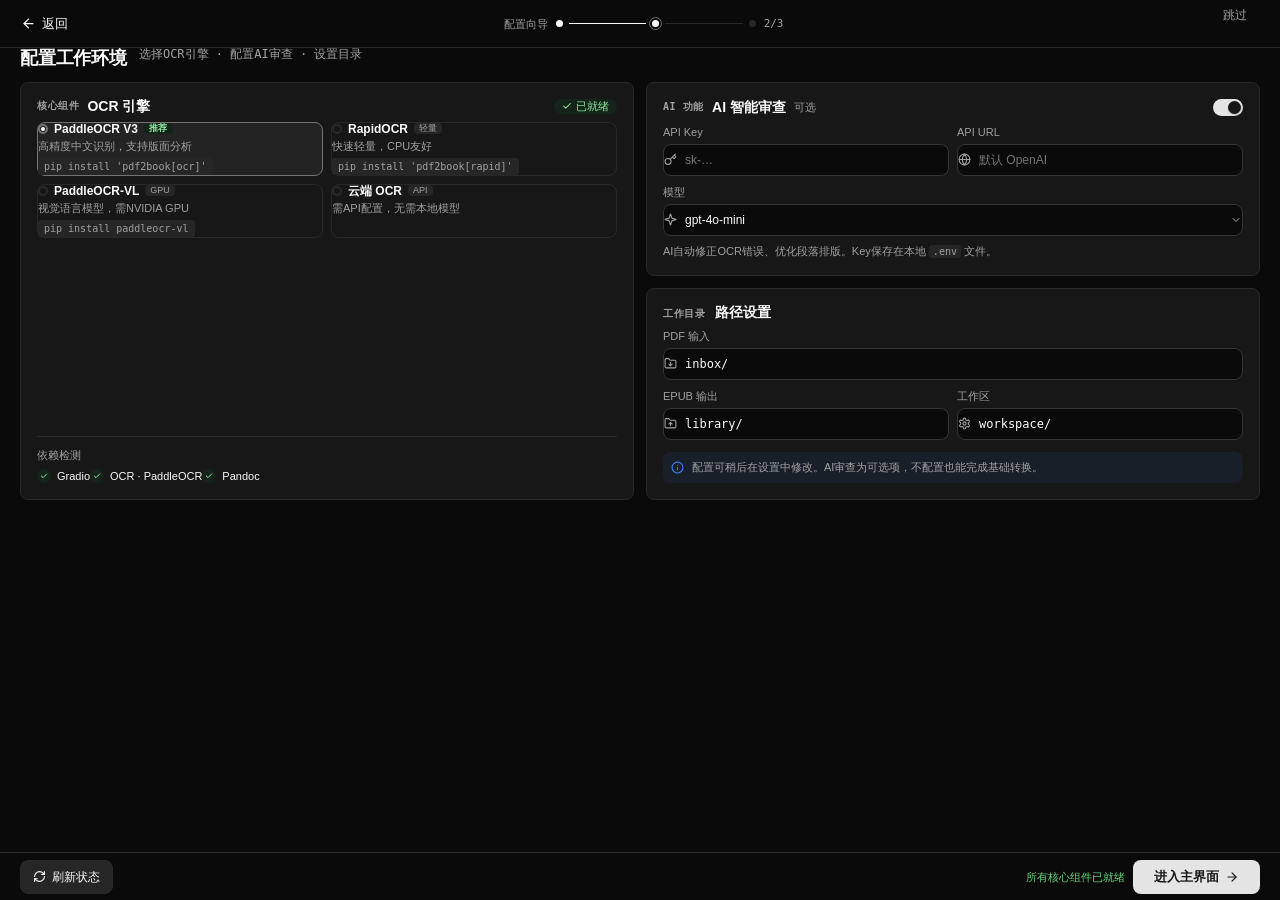
<file: pdf2book-ui/pages/onboarding.html>
<!DOCTYPE html>
<html lang="zh-CN" class="dark">
<head>
    <meta charset="UTF-8">
    <meta name="viewport" content="width=device-width, initial-scale=1.0">
    <meta name="theme-color" content="#0a0a0a">
    <title>初始配置 - PDF2BOOK</title>
    <link rel="stylesheet" href="../colors_and_type.css">
    <link rel="stylesheet" href="../components.css">
    <style>
*,*::before,*::after{box-sizing:border-box;border-width:0;border-style:solid}
html{-webkit-text-size-adjust:100%;tab-size:4}
body{margin:0;padding:0;line-height:inherit;font-family:var(--font-sans,ui-sans-serif,system-ui,sans-serif);-webkit-font-smoothing:antialiased;-moz-osx-font-smoothing:grayscale;background:var(--background);color:var(--foreground);overflow:hidden;height:100vh}
h1,h2,h3,h4,h5,h6{font-size:inherit;font-weight:inherit;margin:0}
p{margin:0}
a{color:inherit;text-decoration:inherit}
button,input,select,textarea{font-family:inherit;font-size:100%;font-weight:inherit;line-height:inherit;color:inherit;margin:0;padding:0;background:transparent;border:0}
button{cursor:pointer;-webkit-appearance:button}
input,select,textarea{outline:none}
code{font-family:var(--font-mono,ui-monospace,monospace)}
ul{list-style:none;margin:0;padding:0}
[hidden]{display:none!important}
:focus-visible{outline:2px solid var(--ring);outline-offset:2px}
.sr-only{position:absolute;width:1px;height:1px;padding:0;margin:-1px;overflow:hidden;clip:rect(0,0,0,0);white-space:nowrap;border:0}
.flex{display:flex}.inline-flex{display:inline-flex}.grid{display:grid}.block{display:block}.hidden{display:none}
.flex-1{flex:1 1 0%}.shrink-0{flex-shrink:0}.flex-col{flex-direction:column}
.items-center{align-items:center}.items-start{align-items:flex-start}.justify-center{justify-content:center}.justify-between{justify-content:space-between}
.gap-1{gap:.25rem}.gap-1\.5{gap:.375rem}.gap-2{gap:.5rem}.gap-2\.5{gap:.625rem}.gap-3{gap:.75rem}.gap-4{gap:1rem}
.px-2{padding-left:.5rem;padding-right:.5rem}.px-3{padding-left:.75rem;padding-right:.75rem}.px-4{padding-left:1rem;padding-right:1rem}.px-5{padding-left:1.25rem;padding-right:1.25rem}
.py-1{padding-top:.25rem;padding-bottom:.25rem}.py-1\.5{padding-top:.375rem;padding-bottom:.375rem}.py-2{padding-top:.5rem;padding-bottom:.5rem}.py-3{padding-top:.75rem;padding-bottom:.75rem}
.p-2{padding:.5rem}.p-3{padding:.75rem}.p-4{padding:1rem}
.text-xs{font-size:11px;line-height:1rem}.text-sm{font-size:13px;line-height:1.35}.text-base{font-size:14px}.text-lg{font-size:16px}
.font-mono{font-family:var(--font-mono,ui-monospace,monospace)}
.font-medium{font-weight:500}.font-semibold{font-weight:600}.font-bold{font-weight:700}
.rounded{border-radius:var(--radius,8px)}.rounded-full{border-radius:9999px}
.w-full{width:100%}.h-full{height:100%}.min-w-0{min-width:0}
.overflow-hidden{overflow:hidden}.overflow-auto{overflow:auto}
.whitespace-nowrap{white-space:nowrap}.truncate{overflow:hidden;text-overflow:ellipsis;white-space:nowrap}
.border{border:1px solid var(--border)}.border-t{border-top:1px solid var(--border)}.border-b{border-bottom:1px solid var(--border)}
.relative{position:relative}.absolute{position:absolute}
.col-span-2{grid-column:span 2/span 2}
.grid-cols-2{grid-template-columns:repeat(2,minmax(0,1fr))}
.mt-1{margin-top:.25rem}.mt-2{margin-top:.5rem}.mt-3{margin-top:.75rem}
.mb-1{margin-bottom:.25rem}.mb-1\.5{margin-bottom:.375rem}.mb-2{margin-bottom:.5rem}.mb-3{margin-bottom:.75rem}
.mr-1{margin-right:.25rem}.ml-auto{margin-left:auto}.-ml-2{margin-left:-.5rem}
.leading-tight{line-height:1.25}
    </style>
</head>
<body>
    <main class="flex flex-col h-full" style="height:100vh;background:var(--background);">
        <!-- Top bar (compact 48px) -->
        <header class="flex items-center justify-between gap-3 px-5 shrink-0" style="height:48px;border-bottom:1px solid var(--border);background:var(--background);">
            <a href="/" data-dom-id="back-welcome" class="inline-flex items-center gap-1.5 px-2 -ml-2" style="height:32px;border-radius:var(--radius);color:var(--foreground);background:transparent;border:1px solid transparent;cursor:pointer;font:500 13px/1 var(--font-sans);transition:background-color .15s ease;">
                <svg xmlns="http://www.w3.org/2000/svg" width="24" height="24" viewBox="0 0 24 24" fill="none" stroke="currentColor" stroke-width="2" stroke-linecap="round" stroke-linejoin="round" style="width:15px;height:15px;"><path d="m12 19-7-7 7-7"/><path d="M19 12H5"/></svg>
                <span>返回</span>
            </a>
            <div class="flex items-center gap-2 flex-1 justify-center" style="max-width:280px;">
                <span class="text-xs font-medium" style="color:var(--muted-foreground);white-space:nowrap;">配置向导</span>
                <div class="flex items-center gap-1.5 flex-1">
                    <span style="width:7px;height:7px;border-radius:999px;background:var(--foreground);"></span>
                    <span style="flex:1;height:1px;background:var(--foreground);"></span>
                    <span style="width:7px;height:7px;border-radius:999px;background:var(--foreground);position:relative;">
                        <span style="position:absolute;inset:-3px;border-radius:999px;border:1.5px solid var(--ring);"></span>
                    </span>
                    <span style="flex:1;height:1px;background:var(--border);"></span>
                    <span style="width:7px;height:7px;border-radius:999px;background:var(--border);"></span>
                </div>
                <span class="text-xs font-mono" style="color:var(--muted-foreground);white-space:nowrap;">2/3</span>
            </div>
            <a href="/pages/dashboard" class="px-3" style="height:32px;border-radius:var(--radius);color:var(--muted-foreground);background:transparent;border:1px solid transparent;cursor:pointer;font:500 12px/1 var(--font-sans);transition:color .15s ease;">跳过</a>
        </header>

        <!-- Main content area - fills remaining space, no scroll on desktop -->
        <div class="flex-1 flex flex-col overflow-hidden px-5 py-4" style="min-height:0;">
            <!-- Compact heading -->
            <div class="flex items-baseline gap-3 mb-3 shrink-0">
                <h1 style="font:600 18px/1.2 var(--font-sans);letter-spacing:-.01em;">配置工作环境</h1>
                <span style="font:500 12px/1 var(--font-mono);color:var(--muted-foreground);">选择OCR引擎 · 配置AI审查 · 设置目录</span>
            </div>

            <!-- Two-column grid for content -->
            <div class="grid gap-3 flex-1" style="grid-template-columns:1fr 1fr;grid-template-rows:auto 1fr;min-height:0;">
                <!-- Left column: OCR Engine + Dependency status -->
                <article class="flex flex-col p-4" style="border:1px solid var(--border);border-radius:var(--radius);background:var(--card);min-height:0;overflow:auto;">
                    <div class="flex items-center justify-between gap-2 mb-2">
                        <div class="flex items-center gap-2">
                            <span style="font:600 10px/1 var(--font-mono);color:var(--muted-foreground);text-transform:uppercase;letter-spacing:.06em;">核心组件</span>
                            <h3 style="font:600 14px/1 var(--font-sans);">OCR 引擎</h3>
                        </div>
                        <span class="inline-flex items-center gap-1 whitespace-nowrap" style="padding:2px 8px;border-radius:999px;background:var(--success-subtle);color:var(--success-strong);font:500 11px/1 var(--font-sans);">
                            <svg xmlns="http://www.w3.org/2000/svg" width="24" height="24" viewBox="0 0 24 24" fill="none" stroke="currentColor" stroke-width="2.5" stroke-linecap="round" stroke-linejoin="round" style="width:10px;height:10px;"><path d="M20 6 9 17l-5-5"/></svg>
                            已就绪
                        </span>
                    </div>

                    <!-- OCR options: 2x2 compact grid -->
                    <div class="grid grid-cols-2 gap-2 mb-3">
                        <!-- PaddleOCR PP-StructureV3 (selected) -->
                        <label class="ocr-card selected cursor-pointer flex flex-col p-2.5" style="border:1.5px solid var(--ring);border-radius:var(--radius);background:color-mix(in srgb,var(--accent) 30%,var(--card));transition:border-color .15s ease;">
                            <input type="radio" name="ocr-engine" value="paddle" class="sr-only" checked>
                            <div class="flex items-center gap-1.5 mb-1">
                                <span style="width:10px;height:10px;border-radius:999px;border:2px solid var(--ring);display:flex;align-items:center;justify-content:center;flex-shrink:0;">
                                    <span style="width:4px;height:4px;border-radius:999px;background:var(--foreground);"></span>
                                </span>
                                <span style="font:600 12px/1 var(--font-sans);">PaddleOCR V3</span>
                                <span style="padding:1px 5px;border-radius:4px;background:var(--success-subtle);color:var(--success-strong);font:600 9px/1 var(--font-mono);text-transform:uppercase;letter-spacing:.03em;">推荐</span>
                            </div>
                            <p style="color:var(--muted-foreground);font-size:11px;line-height:1.4;margin-bottom:4px;">高精度中文识别，支持版面分析</p>
                            <code style="padding:2px 6px;border-radius:3px;background:var(--muted);color:var(--muted-foreground);font:500 10px/1.3 var(--font-mono);align-self:flex-start;">pip install 'pdf2book[ocr]'</code>
                        </label>

                        <!-- RapidOCR -->
                        <label class="ocr-card cursor-pointer flex flex-col p-2.5" style="border:1px solid var(--border);border-radius:var(--radius);background:var(--card);transition:border-color .15s ease;">
                            <input type="radio" name="ocr-engine" value="rapid" class="sr-only">
                            <div class="flex items-center gap-1.5 mb-1">
                                <span style="width:10px;height:10px;border-radius:999px;border:2px solid var(--border);display:flex;align-items:center;justify-content:center;flex-shrink:0;"></span>
                                <span style="font:600 12px/1 var(--font-sans);">RapidOCR</span>
                                <span style="padding:1px 5px;border-radius:4px;background:var(--secondary);color:var(--muted-foreground);font:500 9px/1 var(--font-sans);">轻量</span>
                            </div>
                            <p style="color:var(--muted-foreground);font-size:11px;line-height:1.4;margin-bottom:4px;">快速轻量，CPU友好</p>
                            <code style="padding:2px 6px;border-radius:3px;background:var(--muted);color:var(--muted-foreground);font:500 10px/1.3 var(--font-mono);align-self:flex-start;">pip install 'pdf2book[rapid]'</code>
                        </label>

                        <!-- PaddleOCR-VL -->
                        <label class="ocr-card cursor-pointer flex flex-col p-2.5" style="border:1px solid var(--border);border-radius:var(--radius);background:var(--card);transition:border-color .15s ease;">
                            <input type="radio" name="ocr-engine" value="paddle-vl" class="sr-only">
                            <div class="flex items-center gap-1.5 mb-1">
                                <span style="width:10px;height:10px;border-radius:999px;border:2px solid var(--border);display:flex;align-items:center;justify-content:center;flex-shrink:0;"></span>
                                <span style="font:600 12px/1 var(--font-sans);">PaddleOCR-VL</span>
                                <span style="padding:1px 5px;border-radius:4px;background:var(--secondary);color:var(--muted-foreground);font:500 9px/1 var(--font-sans);">GPU</span>
                            </div>
                            <p style="color:var(--muted-foreground);font-size:11px;line-height:1.4;margin-bottom:4px;">视觉语言模型，需NVIDIA GPU</p>
                            <code style="padding:2px 6px;border-radius:3px;background:var(--muted);color:var(--muted-foreground);font:500 10px/1.3 var(--font-mono);align-self:flex-start;">pip install paddleocr-vl</code>
                        </label>

                        <!-- 云端 OCR -->
                        <label class="ocr-card cursor-pointer flex flex-col p-2.5" style="border:1px solid var(--border);border-radius:var(--radius);background:var(--card);transition:border-color .15s ease;">
                            <input type="radio" name="ocr-engine" value="cloud" class="sr-only">
                            <div class="flex items-center gap-1.5 mb-1">
                                <span style="width:10px;height:10px;border-radius:999px;border:2px solid var(--border);display:flex;align-items:center;justify-content:center;flex-shrink:0;"></span>
                                <span style="font:600 12px/1 var(--font-sans);">云端 OCR</span>
                                <span style="padding:1px 5px;border-radius:4px;background:var(--secondary);color:var(--muted-foreground);font:500 9px/1 var(--font-sans);">API</span>
                            </div>
                            <p style="color:var(--muted-foreground);font-size:11px;line-height:1.4;margin-bottom:4px;">需API配置，无需本地模型</p>
                        </label>
                    </div>

                    <!-- Dependency status - compact inline -->
                    <div style="border-top:1px solid var(--border);padding-top:10px;margin-top:auto;">
                        <div class="text-xs font-medium mb-1.5" style="color:var(--muted-foreground);font-size:11px;">依赖检测</div>
                        <div class="flex flex-wrap gap-x-4 gap-y-1">
                            <div class="flex items-center gap-1.5">
                                <span style="width:14px;height:14px;border-radius:999px;background:var(--success-subtle);color:var(--success-strong);display:inline-flex;align-items:center;justify-content:center;flex-shrink:0;">
                                    <svg xmlns="http://www.w3.org/2000/svg" width="24" height="24" viewBox="0 0 24 24" fill="none" stroke="currentColor" stroke-width="3" stroke-linecap="round" stroke-linejoin="round" style="width:8px;height:8px;"><path d="M20 6 9 17l-5-5"/></svg>
                                </span>
                                <span style="font-size:11px;color:var(--foreground);">Gradio</span>
                            </div>
                            <div class="flex items-center gap-1.5">
                                <span style="width:14px;height:14px;border-radius:999px;background:var(--success-subtle);color:var(--success-strong);display:inline-flex;align-items:center;justify-content:center;flex-shrink:0;">
                                    <svg xmlns="http://www.w3.org/2000/svg" width="24" height="24" viewBox="0 0 24 24" fill="none" stroke="currentColor" stroke-width="3" stroke-linecap="round" stroke-linejoin="round" style="width:8px;height:8px;"><path d="M20 6 9 17l-5-5"/></svg>
                                </span>
                                <span style="font-size:11px;color:var(--foreground);">OCR · PaddleOCR</span>
                            </div>
                            <div class="flex items-center gap-1.5">
                                <span style="width:14px;height:14px;border-radius:999px;background:var(--success-subtle);color:var(--success-strong);display:inline-flex;align-items:center;justify-content:center;flex-shrink:0;">
                                    <svg xmlns="http://www.w3.org/2000/svg" width="24" height="24" viewBox="0 0 24 24" fill="none" stroke="currentColor" stroke-width="3" stroke-linecap="round" stroke-linejoin="round" style="width:8px;height:8px;"><path d="M20 6 9 17l-5-5"/></svg>
                                </span>
                                <span style="font-size:11px;color:var(--foreground);">Pandoc</span>
                            </div>
                        </div>
                    </div>
                </article>

                <!-- Right column: AI config + Paths (stacked) -->
                <div class="flex flex-col gap-3 min-h-0 overflow-auto">
                    <!-- AI Review Config -->
                    <article class="flex flex-col p-4 shrink-0" style="border:1px solid var(--border);border-radius:var(--radius);background:var(--card);">
                        <div class="flex items-center justify-between gap-2 mb-2">
                            <div class="flex items-center gap-2">
                                <span style="font:600 10px/1 var(--font-mono);color:var(--muted-foreground);text-transform:uppercase;letter-spacing:.06em;">AI 功能</span>
                                <h3 style="font:600 14px/1 var(--font-sans);">AI 智能审查</h3>
                                <span style="font-size:11px;color:var(--muted-foreground);">可选</span>
                            </div>
                            <button class="toggle-input is-on focusable" id="ai-toggle" role="switch" aria-checked="true" style="display:flex;align-items:center;background:transparent;border:0;cursor:pointer;padding:0;flex-shrink:0;">
                                <span class="toggle-core" style="width:30px;height:17px;border-radius:999px;background:var(--primary);padding:2px;display:flex;align-items:center;transition:background-color .18s ease;">
                                    <span style="width:13px;height:13px;border-radius:999px;background:var(--card);display:block;transform:translateX(13px);transition:transform .18s ease;box-shadow:0 1px 2px rgba(0,0,0,.2);"></span>
                                </span>
                            </button>
                        </div>

                        <div id="ai-fields" class="flex flex-col gap-2">
                            <!-- API Key + URL in 2-col grid -->
                            <div class="grid grid-cols-2 gap-2">
                                <div>
                                    <label class="block text-xs mb-1" style="color:var(--muted-foreground);font-size:11px;">API Key</label>
                                    <div class="flex items-center gap-2 px-2.5" style="height:32px;border:1px solid var(--input);border-radius:var(--radius);background:var(--background);">
                                        <svg xmlns="http://www.w3.org/2000/svg" width="24" height="24" viewBox="0 0 24 24" fill="none" stroke="currentColor" stroke-width="2" stroke-linecap="round" stroke-linejoin="round" style="width:13px;height:13px;color:var(--muted-foreground);flex-shrink:0;"><path d="m15.5 7.5 2.3 2.3a1 1 0 0 0 1.4 0l2.1-2.1a1 1 0 0 0 0-1.4L19 4"/><path d="m21 2-9.6 9.6"/><circle cx="7.5" cy="15.5" r="5.5"/></svg>
                                        <input type="password" placeholder="sk-…" style="width:100%;border:0;background:transparent;outline:none;color:var(--foreground);font-size:12px;font-family:var(--font-sans);">
                                    </div>
                                </div>
                                <div>
                                    <label class="block text-xs mb-1" style="color:var(--muted-foreground);font-size:11px;">API URL</label>
                                    <div class="flex items-center gap-2 px-2.5" style="height:32px;border:1px solid var(--input);border-radius:var(--radius);background:var(--background);">
                                        <svg xmlns="http://www.w3.org/2000/svg" width="24" height="24" viewBox="0 0 24 24" fill="none" stroke="currentColor" stroke-width="2" stroke-linecap="round" stroke-linejoin="round" style="width:13px;height:13px;color:var(--muted-foreground);flex-shrink:0;"><circle cx="12" cy="12" r="10"/><path d="M12 2a14.5 14.5 0 0 0 0 20 14.5 14.5 0 0 0 0-20"/><path d="M2 12h20"/></svg>
                                        <input type="text" placeholder="默认 OpenAI" style="width:100%;border:0;background:transparent;outline:none;color:var(--foreground);font-size:12px;font-family:var(--font-sans);">
                                    </div>
                                </div>
                            </div>
                            <!-- Model selector -->
                            <div>
                                <label class="block text-xs mb-1" style="color:var(--muted-foreground);font-size:11px;">模型</label>
                                <div class="flex items-center gap-2 px-2.5" style="height:32px;border:1px solid var(--input);border-radius:var(--radius);background:var(--background);cursor:pointer;">
                                    <svg xmlns="http://www.w3.org/2000/svg" width="24" height="24" viewBox="0 0 24 24" fill="none" stroke="currentColor" stroke-width="2" stroke-linecap="round" stroke-linejoin="round" style="width:13px;height:13px;color:var(--muted-foreground);flex-shrink:0;"><path d="M9.937 15.5A2 2 0 0 0 8.5 14.063l-6.135-1.582a.5.5 0 0 1 0-.962L8.5 9.936A2 2 0 0 0 9.937 8.5l1.582-6.135a.5.5 0 0 1 .963 0L14.063 8.5A2 2 0 0 0 15.5 9.937l6.135 1.581a.5.5 0 0 1 0 .964L15.5 14.063a2 2 0 0 0-1.437 1.437l-1.582 6.135a.5.5 0 0 1-.963 0z"/></svg>
                                    <select style="width:100%;border:0;background:transparent;outline:none;color:var(--foreground);font-size:12px;font-family:var(--font-sans);appearance:none;cursor:pointer;">
                                        <option value="gpt-4o-mini" selected>gpt-4o-mini</option>
                                        <option value="gpt-4o">gpt-4o</option>
                                        <option value="deepseek-chat">deepseek-chat</option>
                                    </select>
                                    <svg xmlns="http://www.w3.org/2000/svg" width="24" height="24" viewBox="0 0 24 24" fill="none" stroke="currentColor" stroke-width="2" stroke-linecap="round" stroke-linejoin="round" style="width:12px;height:12px;color:var(--muted-foreground);flex-shrink:0;"><path d="m6 9 6 6 6-6"/></svg>
                                </div>
                            </div>
                            <p style="color:var(--muted-foreground);font-size:11px;line-height:1.4;">AI自动修正OCR错误、优化段落排版。Key保存在本地 <code style="padding:1px 4px;border-radius:3px;background:var(--muted);font:500 10px var(--font-mono);">.env</code> 文件。</p>
                        </div>
                    </article>

                    <!-- Path Settings -->
                    <article class="flex flex-col p-4 flex-1" style="border:1px solid var(--border);border-radius:var(--radius);background:var(--card);min-height:0;">
                        <div class="mb-2">
                            <span style="font:600 10px/1 var(--font-mono);color:var(--muted-foreground);text-transform:uppercase;letter-spacing:.06em;">工作目录</span>
                            <h3 style="font:600 14px/1 var(--font-sans);display:inline;margin-left:6px;">路径设置</h3>
                        </div>
                        <div class="flex flex-col gap-2">
                            <div>
                                <label class="block text-xs mb-1" style="color:var(--muted-foreground);font-size:11px;">PDF 输入</label>
                                <div class="flex items-center gap-2 px-2.5" style="height:32px;border:1px solid var(--input);border-radius:var(--radius);background:var(--background);">
                                    <svg xmlns="http://www.w3.org/2000/svg" width="24" height="24" viewBox="0 0 24 24" fill="none" stroke="currentColor" stroke-width="2" stroke-linecap="round" stroke-linejoin="round" style="width:13px;height:13px;color:var(--muted-foreground);flex-shrink:0;"><path d="M20 20a2 2 0 0 0 2-2V8a2 2 0 0 0-2-2h-7.9a2 2 0 0 1-1.69-.9L9.6 3.9A2 2 0 0 0 7.93 3H4a2 2 0 0 0-2 2v13a2 2 0 0 0 2 2Z"/><path d="M12 10v6"/><path d="m15 13-3 3-3-3"/></svg>
                                    <input type="text" value="inbox/" style="width:100%;border:0;background:transparent;outline:none;color:var(--foreground);font-size:12px;font-family:var(--font-mono);">
                                </div>
                            </div>
                            <div class="grid grid-cols-2 gap-2">
                                <div>
                                    <label class="block text-xs mb-1" style="color:var(--muted-foreground);font-size:11px;">EPUB 输出</label>
                                    <div class="flex items-center gap-2 px-2.5" style="height:32px;border:1px solid var(--input);border-radius:var(--radius);background:var(--background);">
                                        <svg xmlns="http://www.w3.org/2000/svg" width="24" height="24" viewBox="0 0 24 24" fill="none" stroke="currentColor" stroke-width="2" stroke-linecap="round" stroke-linejoin="round" style="width:13px;height:13px;color:var(--muted-foreground);flex-shrink:0;"><path d="M20 20a2 2 0 0 0 2-2V8a2 2 0 0 0-2-2h-7.9a2 2 0 0 1-1.69-.9L9.6 3.9A2 2 0 0 0 7.93 3H4a2 2 0 0 0-2 2v13a2 2 0 0 0 2 2Z"/><path d="M12 10v6"/><path d="m9 13 3-3 3 3"/></svg>
                                        <input type="text" value="library/" style="width:100%;border:0;background:transparent;outline:none;color:var(--foreground);font-size:12px;font-family:var(--font-mono);">
                                    </div>
                                </div>
                                <div>
                                    <label class="block text-xs mb-1" style="color:var(--muted-foreground);font-size:11px;">工作区</label>
                                    <div class="flex items-center gap-2 px-2.5" style="height:32px;border:1px solid var(--input);border-radius:var(--radius);background:var(--background);">
                                        <svg xmlns="http://www.w3.org/2000/svg" width="24" height="24" viewBox="0 0 24 24" fill="none" stroke="currentColor" stroke-width="2" stroke-linecap="round" stroke-linejoin="round" style="width:13px;height:13px;color:var(--muted-foreground);flex-shrink:0;"><path d="M12.22 2h-.44a2 2 0 0 0-2 2v.18a2 2 0 0 1-1 1.73l-.43.25a2 2 0 0 1-2 0l-.15-.08a2 2 0 0 0-2.73.73l-.22.38a2 2 0 0 0 .73 2.73l.15.1a2 2 0 0 1 1 1.72v.51a2 2 0 0 1-1 1.74l-.15.09a2 2 0 0 0-.73 2.73l.22.38a2 2 0 0 0 2.73.73l.15-.08a2 2 0 0 1 2 0l.43.25a2 2 0 0 1 1 1.73V20a2 2 0 0 0 2 2h.44a2 2 0 0 0 2-2v-.18a2 2 0 0 1 1-1.73l.43-.25a2 2 0 0 1 2 0l.15.08a2 2 0 0 0 2.73-.73l.22-.39a2 2 0 0 0-.73-2.73l-.15-.08a2 2 0 0 1-1-1.74v-.5a2 2 0 0 1 1-1.74l.15-.09a2 2 0 0 0 .73-2.73l-.22-.38a2 2 0 0 0-2.73-.73l-.15.08a2 2 0 0 1-2 0l-.43-.25a2 2 0 0 1-1-1.73V4a2 2 0 0 0-2-2z"/><circle cx="12" cy="12" r="3"/></svg>
                                        <input type="text" value="workspace/" style="width:100%;border:0;background:transparent;outline:none;color:var(--foreground);font-size:12px;font-family:var(--font-mono);">
                                    </div>
                                </div>
                            </div>
                            <!-- Tip -->
                            <div class="flex items-start gap-2 mt-1 p-2" style="border-radius:var(--radius);background:color-mix(in srgb,var(--chart-2) 8%,transparent);">
                                <svg xmlns="http://www.w3.org/2000/svg" width="24" height="24" viewBox="0 0 24 24" fill="none" stroke="currentColor" stroke-width="2" stroke-linecap="round" stroke-linejoin="round" style="width:13px;height:13px;color:var(--chart-2);flex-shrink:0;margin-top:1px;"><circle cx="12" cy="12" r="10"/><path d="M12 16v-4"/><path d="M12 8h.01"/></svg>
                                <p style="font-size:11px;color:var(--muted-foreground);line-height:1.4;">配置可稍后在设置中修改。AI审查为可选项，不配置也能完成基础转换。</p>
                            </div>
                        </div>
                    </article>
                </div>
            </div>
        </div>

        <!-- Bottom action bar (compact 48px) -->
        <footer class="shrink-0 flex items-center justify-between gap-3 px-5" style="height:48px;border-top:1px solid var(--border);background:var(--background);">
            <button class="inline-flex items-center gap-1.5 px-3" style="height:34px;border:1px solid var(--border);border-radius:var(--radius);background:var(--secondary);color:var(--secondary-foreground);font:500 12px/1 var(--font-sans);cursor:pointer;transition:background-color .15s ease;white-space:nowrap;">
                <svg xmlns="http://www.w3.org/2000/svg" width="24" height="24" viewBox="0 0 24 24" fill="none" stroke="currentColor" stroke-width="2" stroke-linecap="round" stroke-linejoin="round" style="width:13px;height:13px;"><path d="M3 12a9 9 0 0 1 9-9 9.75 9.75 0 0 1 6.74 2.74L21 8"/><path d="M21 3v5h-5"/><path d="M21 12a9 9 0 0 1-9 9 9.75 9.75 0 0 1-6.74-2.74L3 16"/><path d="M8 16H3v5"/></svg>
                <span>刷新状态</span>
            </button>
            <div class="flex items-center gap-2">
                <span class="text-xs" style="color:var(--success);font-size:11px;">所有核心组件已就绪</span>
                <a href="/pages/dashboard" data-dom-id="enter-app" class="inline-flex items-center gap-1.5 px-5" style="height:34px;border:1px solid transparent;border-radius:var(--radius);background:var(--primary);color:var(--primary-foreground);font:600 13px/1 var(--font-sans);cursor:pointer;transition:background-color .15s ease;box-shadow:var(--shadow-xs);white-space:nowrap;">
                    <span>进入主界面</span>
                    <svg xmlns="http://www.w3.org/2000/svg" width="24" height="24" viewBox="0 0 24 24" fill="none" stroke="currentColor" stroke-width="2" stroke-linecap="round" stroke-linejoin="round" style="width:14px;height:14px;"><path d="M5 12h14"/><path d="m12 5 7 7-7 7"/></svg>
                </a>
            </div>
        </footer>
    </main>

    <style>
        .onboard-btn:hover { background: var(--accent) !important; color: var(--accent-foreground) !important; }
        .onboard-btn:focus-visible { outline: 0; box-shadow: 0 0 0 2px var(--background), 0 0 0 4px var(--ring); }
        .onboard-enter:hover:not(:disabled) { background: var(--foreground) !important; }
        .onboard-enter:focus-visible { outline: 0; box-shadow: 0 0 0 2px var(--background), 0 0 0 4px var(--ring); }
        .onboard-input:focus-within { border-color: var(--ring) !important; box-shadow: 0 0 0 2px var(--background), 0 0 0 3px color-mix(in srgb, var(--ring) 25%, transparent); }
        .ocr-card:hover:not(.selected) { border-color: var(--accent-foreground) !important; }
        .toggle-input:focus-visible { outline: 0; }
        .toggle-input:focus-visible .toggle-core { box-shadow: 0 0 0 2px var(--background), 0 0 0 4px var(--ring); }
        select option { background: var(--card); color: var(--foreground); }
        @media (max-height: 700px) {
            .flex-1.flex.flex-col.overflow-hidden.px-5.py-4 { padding-top: 10px; padding-bottom: 10px; }
            article { padding: 12px !important; }
            .mb-3 { margin-bottom: 8px !important; }
            .mb-2 { margin-bottom: 6px !important; }
            .gap-3 { gap: 8px !important; }
        }
        /* Touch optimization: eliminate 300ms tap delay on interactive elements */
        button, a, [role="button"], .ocr-card, .onboard-btn, .onboard-enter, .toggle-input, select, label{touch-action:manipulation}
        /* Tabular numerals for numeric displays like step indicator (prevents column jitter) */
        .font-mono, code{font-variant-numeric:tabular-nums}
        /* Reduced motion: disable animations and transitions */
        @media (prefers-reduced-motion: reduce){
            *{transition-duration:0.01ms !important;animation-duration:0.01ms !important;animation-iteration-count:1 !important}
        }
    </style>
    <script>
        // OCR radio card selection
        document.querySelectorAll('.ocr-card').forEach(function(card) {
            card.addEventListener('click', function(e) {
                if (e.target.closest('input') || e.target.closest('code')) return;
                var radio = card.querySelector('input[type="radio"]');
                if (radio) radio.checked = true;
                document.querySelectorAll('.ocr-card').forEach(function(c) {
                    c.classList.remove('selected');
                    c.style.borderColor = 'var(--border)';
                    c.style.borderWidth = '1px';
                    c.style.background = 'var(--card)';
                    var dot = c.querySelector('span > span:first-child');
                    if (dot) {
                        dot.style.borderColor = 'var(--border)';
                        dot.innerHTML = '';
                    }
                });
                card.classList.add('selected');
                card.style.borderColor = 'var(--ring)';
                card.style.borderWidth = '1.5px';
                card.style.background = 'color-mix(in srgb,var(--accent) 30%,var(--card))';
                var dot = card.querySelector('span > span:first-child');
                if (dot) {
                    dot.style.borderColor = 'var(--ring)';
                    dot.innerHTML = '<span style="width:4px;height:4px;border-radius:999px;background:var(--foreground);"></span>';
                }
            });
        });
        // AI toggle
        var aiToggle = document.getElementById('ai-toggle');
        if (aiToggle) {
            aiToggle.addEventListener('click', function() {
                var isOn = aiToggle.classList.toggle('is-on');
                var core = aiToggle.querySelector('.toggle-core');
                var knob = core.querySelector('span');
                aiToggle.setAttribute('aria-checked', isOn ? 'true' : 'false');
                core.style.background = isOn ? 'var(--primary)' : 'var(--accent)';
                knob.style.transform = isOn ? 'translateX(13px)' : 'translateX(0)';
                var fields = document.getElementById('ai-fields');
                if (fields) { fields.style.opacity = isOn ? '1' : '0.35'; fields.style.pointerEvents = isOn ? 'auto' : 'none'; }
            });
        }
    </script>
</body>
</html>
</file>
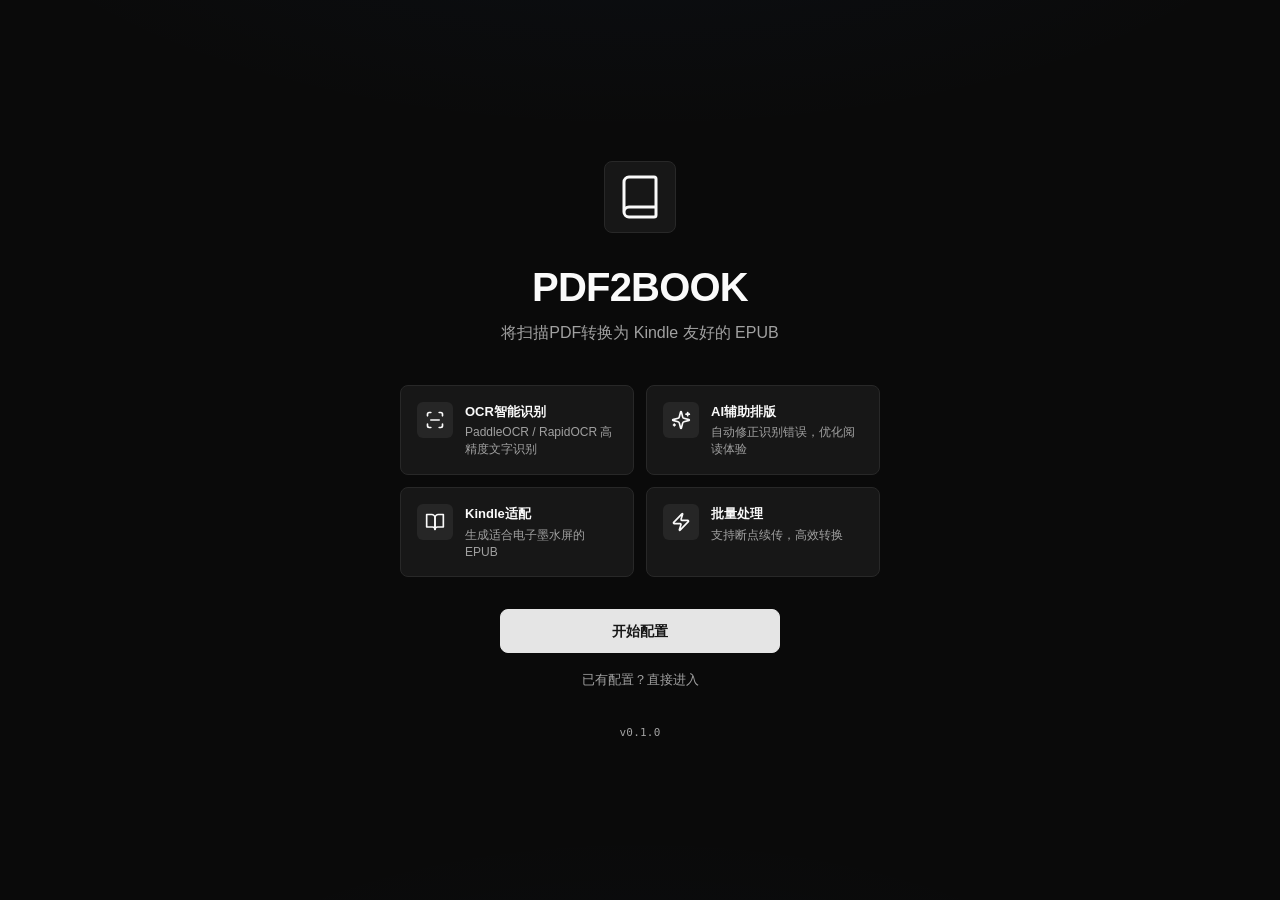
<file: pdf2book-ui/pages/welcome.html>
<!DOCTYPE html>
<html lang="zh-CN" class="dark">
<head>
    <meta charset="UTF-8">
    <meta name="viewport" content="width=device-width, initial-scale=1.0">
    <meta name="theme-color" content="#0a0a0a">
    <title>欢迎使用 PDF2BOOK</title>
    <link rel="stylesheet" href="../colors_and_type.css">
    <link rel="stylesheet" href="../components.css">
    <style>
/* base styles */
*,*::before,*::after{box-sizing:border-box;border-width:0;border-style:solid}
html{-webkit-text-size-adjust:100%;tab-size:4;font-feature-settings:normal}
body{margin:0;padding:0;line-height:inherit;font-family:var(--font-sans,ui-sans-serif,system-ui,sans-serif);-webkit-font-smoothing:antialiased;-moz-osx-font-smoothing:grayscale;background:var(--background);color:var(--foreground)}
hr{height:0;color:inherit;border-top-width:1px}
abbr:where([title]){text-decoration:underline dotted}
h1,h2,h3,h4,h5,h6{font-size:inherit;font-weight:inherit}
a{color:inherit;text-decoration:inherit}
b,strong{font-weight:bolder}
code,kbd,samp,pre{font-family:var(--font-mono,ui-monospace,monospace);font-size:1em}
small{font-size:80%}
sub,sup{font-size:75%;line-height:0;position:relative;vertical-align:baseline}
table{text-indent:0;border-color:inherit;border-collapse:collapse}
button,input,optgroup,select,textarea{font-family:inherit;font-feature-settings:inherit;font-variation-settings:inherit;font-size:100%;font-weight:inherit;line-height:inherit;color:inherit;margin:0;padding:0}
button,select{text-transform:none}
button,[type=button],[type=reset],[type=submit]{-webkit-appearance:button;background-color:transparent;background-image:none}
:-moz-focusring{outline:auto}
:-moz-ui-invalid{box-shadow:none}
progress{vertical-align:baseline}
::-webkit-inner-spin-button,::-webkit-outer-spin-button{height:auto}
[type=search]{-webkit-appearance:textfield;outline-offset:-2px}
::-webkit-search-decoration{-webkit-appearance:none}
::-webkit-file-upload-button{-webkit-appearance:button;font:inherit}
summary{display:list-item}
blockquote,dl,dd,h1,h2,h3,h4,h5,h6,hr,figure,p,pre{margin:0}
fieldset{margin:0;padding:0}
legend{padding:0}
ol,ul,menu{list-style:none;margin:0;padding:0}
dialog{padding:0}
textarea{resize:vertical}
input::placeholder,textarea::placeholder{opacity:1;color:var(--muted-foreground,#737373)}
[role=button],button{cursor:pointer}
:disabled{cursor:default}
img,svg,video,canvas,audio,iframe,embed,object{display:block;vertical-align:middle}
img,video{max-width:100%;height:auto}
[hidden]{display:none!important}
:focus-visible{outline:2px solid var(--ring);outline-offset:2px}
/* utilities */
.sr-only{position:absolute;width:1px;height:1px;padding:0;margin:-1px;overflow:hidden;clip:rect(0,0,0,0);white-space:nowrap;border:0}
.flex{display:flex}.inline-flex{display:inline-flex}.grid{display:grid}.block{display:block}.inline-block{display:inline-block}.hidden{display:none}
.flex-1{flex:1 1 0%}.shrink-0{flex-shrink:0}.flex-shrink-0{flex-shrink:0}.flex-col{flex-direction:column}.flex-wrap{flex-wrap:wrap}
.items-center{align-items:center}.items-start{align-items:flex-start}.items-end{align-items:flex-end}
.justify-center{justify-content:center}.justify-between{justify-content:space-between}.justify-end{justify-content:flex-end}
.gap-1{gap:.25rem}.gap-1\.5{gap:.375rem}.gap-2{gap:.5rem}.gap-2\.5{gap:.625rem}.gap-3{gap:.75rem}.gap-4{gap:1rem}.gap-6{gap:1.5rem}
.px-2{padding-left:.5rem;padding-right:.5rem}.px-3{padding-left:.75rem;padding-right:.75rem}.px-4{padding-left:1rem;padding-right:1rem}.px-5{padding-left:1.25rem;padding-right:1.25rem}
.py-1{padding-top:.25rem;padding-bottom:.25rem}.py-1\.5{padding-top:.375rem;padding-bottom:.375rem}.py-2{padding-top:.5rem;padding-bottom:.5rem}.py-3{padding-top:.75rem;padding-bottom:.75rem}.py-8{padding-top:2rem;padding-bottom:2rem}
.p-2{padding:.5rem}.p-3{padding:.75rem}.p-4{padding:1rem}
.text-xs{font-size:12px;line-height:1rem}.text-sm{font-size:13px;line-height:1.25rem}.text-base{font-size:14px;line-height:1.5rem}.text-lg{font-size:18px}.text-xl{font-size:20px}
.font-sans{font-family:var(--font-sans,ui-sans-serif,system-ui,sans-serif)}.font-mono{font-family:var(--font-mono,ui-monospace,monospace)}
.font-normal{font-weight:400}.font-medium{font-weight:500}.font-semibold{font-weight:600}.font-bold{font-weight:700}
.antialiased{-webkit-font-smoothing:antialiased;-moz-osx-font-smoothing:grayscale}
.tracking-tight{letter-spacing:-0.025em}
.rounded{border-radius:var(--radius,8px)}.rounded-md{border-radius:calc(var(--radius,8px) - 2px)}.rounded-sm{border-radius:calc(var(--radius,8px) - 4px)}.rounded-full{border-radius:9999px}
.w-full{width:100%}.h-full{height:100%}.min-h-screen{min-height:100vh}.min-w-0{min-width:0}
.overflow-hidden{overflow:hidden}.overflow-auto{overflow:auto}.overflow-x-auto{overflow-x:auto}
.whitespace-nowrap{white-space:nowrap}
.text-center{text-align:center}.text-left{text-align:left}
.truncate{overflow:hidden;text-overflow:ellipsis;white-space:nowrap}
.border{border:1px solid var(--border)}.border-t{border-top:1px solid var(--border)}.border-b{border-bottom:1px solid var(--border)}.border-l{border-left:1px solid var(--border)}.border-r{border-right:1px solid var(--border)}
.bg-transparent{background:transparent}
.transition-colors{transition:background-color .15s ease,color .15s ease,border-color .15s ease}
.duration-200{transition-duration:.2s}
.cursor-pointer{cursor:pointer}.cursor-grab{cursor:grab}.cursor-grabbing{cursor:grabbing}
.select-none{user-select:none}
.opacity-0{opacity:0}.opacity-50{opacity:.5}.opacity-70{opacity:.7}
.pointer-events-none{pointer-events:none}
.relative{position:relative}.absolute{position:absolute}.fixed{position:fixed}.sticky{position:sticky}
.top-0{top:0}.left-0{left:0}.right-0{right:0}.bottom-0{bottom:0}
.z-10{z-index:10}.z-20{z-index:20}.z-50{z-index:50}
.inset-0{inset:0}
.w-3{width:.75rem}.w-4{width:1rem}.w-5{width:1.25rem}.w-6{width:1.5rem}.w-8{width:2rem}.w-9{width:2.25rem}.w-10{width:2.5rem}.w-12{width:3rem}
.h-3{height:.75rem}.h-4{height:1rem}.h-5{height:1.25rem}.h-6{height:1.5rem}.h-8{height:2rem}.h-9{height:2.25rem}.h-10{height:2.5rem}.h-12{height:3rem}
.max-w-xs{max-width:20rem}.max-w-sm{max-width:24rem}.max-w-md{max-width:28rem}.max-w-lg{max-width:32rem}.max-w-xl{max-width:36rem}
.aspect-video{aspect-ratio:16/9}
.object-cover{object-fit:cover}
.grid-cols-1{grid-template-columns:repeat(1,minmax(0,1fr))}.grid-cols-2{grid-template-columns:repeat(2,minmax(0,1fr))}.grid-cols-3{grid-template-columns:repeat(3,minmax(0,1fr))}.grid-cols-4{grid-template-columns:repeat(4,minmax(0,1fr))}
.col-span-2{grid-column:span 2/span 2}
.space-y-1>*+*{margin-top:.25rem}.space-y-2>*+*{margin-top:.5rem}.space-y-3>*+*{margin-top:.75rem}.space-y-4>*+*{margin-top:1rem}
.space-x-1>*+*{margin-left:.25rem}.space-x-2>*+*{margin-left:.5rem}
.mx-auto{margin-left:auto;margin-right:auto}
.mt-0\.5{margin-top:.125rem}.mt-1{margin-top:.25rem}.mt-2{margin-top:.5rem}.mt-4{margin-top:1rem}.mt-6{margin-top:1.5rem}
.mb-1{margin-bottom:.25rem}.mb-1\.5{margin-bottom:.375rem}.mb-2{margin-bottom:.5rem}.mb-3{margin-bottom:.75rem}.mb-4{margin-bottom:1rem}.mb-8{margin-bottom:2rem}
.ml-1{margin-left:.25rem}.ml-2{margin-left:.5rem}.ml-auto{margin-left:auto}.-ml-2{margin-left:-.5rem}
.mr-1{margin-right:.25rem}.mr-2{margin-right:.5rem}
.leading-none{line-height:1}.leading-relaxed{line-height:1.625}.leading-tight{line-height:1.25}
@media (min-width: 640px){.sm\:px-6{padding-left:1.5rem;padding-right:1.5rem}.sm\:py-10{padding-top:2.5rem;padding-bottom:2.5rem}}
    </style>

    <style>
      .no-scrollbar::-webkit-scrollbar { display: none; }
      .no-scrollbar { -ms-overflow-style: none; scrollbar-width: none; }
      [data-icon] {
        display: inline-flex;
        align-items: center;
        justify-content: center;
        -webkit-mask-size: contain;
        mask-size: contain;
        -webkit-mask-repeat: no-repeat;
        mask-repeat: no-repeat;
        -webkit-mask-position: center;
        mask-position: center;
        background-color: currentColor;
      }
    </style>
</head>
<body class="min-h-screen font-sans antialiased">
    <main class="welcome-shell">
        <div class="welcome-bg" aria-hidden="true"></div>
        <div class="welcome-content">
            <!-- Logo -->
            <div class="welcome-logo">
                <svg width="48" height="48" viewBox="0 0 24 24" fill="none" stroke="currentColor" stroke-width="1.5" stroke-linecap="round" stroke-linejoin="round">
                    <path d="M4 19.5v-15A2.5 2.5 0 0 1 6.5 2H19a1 1 0 0 1 1 1v18a1 1 0 0 1-1 1H6.5a1 1 0 0 1 0-5H20"/>
                </svg>
            </div>

            <!-- Product name -->
            <h1 class="welcome-title" style="text-wrap: balance; word-break: keep-all; overflow-wrap: break-word;">PDF2BOOK</h1>

            <!-- Tagline -->
            <p class="welcome-tagline">将扫描PDF转换为 Kindle 友好的 EPUB</p>

            <!-- Feature grid -->
            <div class="welcome-features">
                <div class="welcome-feature">
                    <div class="welcome-feature-icon">
                        <svg width="20" height="20" viewBox="0 0 24 24" fill="none" stroke="currentColor" stroke-width="2" stroke-linecap="round" stroke-linejoin="round">
                            <path d="M3 7V5a2 2 0 0 1 2-2h2"/>
                            <path d="M17 3h2a2 2 0 0 1 2 2v2"/>
                            <path d="M21 17v2a2 2 0 0 1-2 2h-2"/>
                            <path d="M7 21H5a2 2 0 0 1-2-2v-2"/>
                            <path d="M7 12h10"/>
                        </svg>
                    </div>
                    <div class="welcome-feature-body">
                        <div class="welcome-feature-title">OCR智能识别</div>
                        <div class="welcome-feature-desc">PaddleOCR / RapidOCR 高精度文字识别</div>
                    </div>
                </div>
                <div class="welcome-feature">
                    <div class="welcome-feature-icon">
                        <svg width="20" height="20" viewBox="0 0 24 24" fill="none" stroke="currentColor" stroke-width="2" stroke-linecap="round" stroke-linejoin="round">
                            <path d="M9.937 15.5A2 2 0 0 0 8.5 14.063l-6.135-1.582a.5.5 0 0 1 0-.962L8.5 9.936A2 2 0 0 0 9.937 8.5l1.582-6.135a.5.5 0 0 1 .963 0L14.063 8.5A2 2 0 0 0 15.5 9.937l6.135 1.581a.5.5 0 0 1 0 .964L15.5 14.063a2 2 0 0 0-1.437 1.437l-1.582 6.135a.5.5 0 0 1-.963 0z"/>
                            <path d="M20 3v4"/>
                            <path d="M22 5h-4"/>
                            <path d="M4 17v2"/>
                            <path d="M5 18H3"/>
                        </svg>
                    </div>
                    <div class="welcome-feature-body">
                        <div class="welcome-feature-title">AI辅助排版</div>
                        <div class="welcome-feature-desc">自动修正识别错误，优化阅读体验</div>
                    </div>
                </div>
                <div class="welcome-feature">
                    <div class="welcome-feature-icon">
                        <svg width="20" height="20" viewBox="0 0 24 24" fill="none" stroke="currentColor" stroke-width="2" stroke-linecap="round" stroke-linejoin="round">
                            <path d="M2 3h6a4 4 0 0 1 4 4v14a3 3 0 0 0-3-3H2z"/>
                            <path d="M22 3h-6a4 4 0 0 0-4 4v14a3 3 0 0 1 3-3h7z"/>
                        </svg>
                    </div>
                    <div class="welcome-feature-body">
                        <div class="welcome-feature-title">Kindle适配</div>
                        <div class="welcome-feature-desc">生成适合电子墨水屏的 EPUB</div>
                    </div>
                </div>
                <div class="welcome-feature">
                    <div class="welcome-feature-icon">
                        <svg width="20" height="20" viewBox="0 0 24 24" fill="none" stroke="currentColor" stroke-width="2" stroke-linecap="round" stroke-linejoin="round">
                            <path d="M4 14a1 1 0 0 1-.78-1.63l9.9-10.2a.5.5 0 0 1 .86.46l-1.92 6.02A1 1 0 0 0 13 10h7a1 1 0 0 1 .78 1.63l-9.9 10.2a.5.5 0 0 1-.86-.46l1.92-6.02A1 1 0 0 0 11 14z"/>
                        </svg>
                    </div>
                    <div class="welcome-feature-body">
                        <div class="welcome-feature-title">批量处理</div>
                        <div class="welcome-feature-desc">支持断点续传，高效转换</div>
                    </div>
                </div>
            </div>

            <!-- CTA -->
            <a href="/pages/onboarding" class="welcome-cta" data-dom-id="get-started">开始配置</a>
            <a href="/pages/dashboard" class="welcome-ghost">已有配置？直接进入</a>

            <!-- Version -->
            <div class="welcome-version">v0.1.0</div>
        </div>
    </main>
    <style>
        /* Override components.css body padding that leaks from preview styles */
        body { padding: 0 !important; margin: 0 !important; }

        .welcome-shell {
            position: relative;
            display: flex;
            align-items: center;
            justify-content: center;
            min-height: 100vh;
            padding: 48px 24px;
            box-sizing: border-box;
            overflow: hidden;
        }

        .welcome-bg {
            position: absolute;
            inset: 0;
            pointer-events: none;
            background:
                radial-gradient(ellipse 80% 50% at 50% -20%, color-mix(in srgb, var(--chart-2) 5%, transparent), transparent 70%),
                radial-gradient(ellipse 60% 40% at 50% 120%, color-mix(in srgb, var(--chart-2) 3%, transparent), transparent 70%);
        }

        .welcome-content {
            position: relative;
            z-index: 1;
            width: 100%;
            max-width: 480px;
            display: flex;
            flex-direction: column;
            align-items: center;
            text-align: center;
            animation: welcomeIn 0.6s cubic-bezier(0.16, 1, 0.3, 1) both;
        }

        .welcome-logo {
            display: flex;
            align-items: center;
            justify-content: center;
            width: 72px;
            height: 72px;
            border-radius: var(--radius);
            border: 1px solid var(--border);
            background: var(--card);
            color: var(--foreground);
            margin-bottom: 32px;
        }

        .welcome-title {
            margin: 0;
            font-family: var(--font-sans);
            font-size: clamp(36px, 5vw, 40px);
            font-weight: 700;
            line-height: 1.1;
            letter-spacing: -0.02em;
            color: var(--foreground);
        }

        .welcome-tagline {
            margin: 12px 0 0;
            font-family: var(--font-sans);
            font-size: 16px;
            font-weight: 400;
            line-height: 1.5;
            color: var(--muted-foreground);
        }

        .welcome-features {
            display: grid;
            grid-template-columns: repeat(2, minmax(0, 1fr));
            gap: 12px;
            width: 100%;
            margin: 40px 0 32px;
        }

        .welcome-feature {
            display: flex;
            align-items: flex-start;
            gap: 12px;
            padding: 16px;
            border: 1px solid var(--border);
            border-radius: var(--radius);
            background: var(--card);
            text-align: left;
            transition: border-color 0.16s ease, background-color 0.16s ease;
        }

        .welcome-feature:hover {
            border-color: var(--accent);
            background: color-mix(in srgb, var(--card) 80%, var(--accent) 20%);
        }

        .welcome-feature-icon {
            flex: none;
            display: flex;
            align-items: center;
            justify-content: center;
            width: 36px;
            height: 36px;
            border-radius: calc(var(--radius) - 2px);
            background: var(--secondary);
            color: var(--foreground);
        }

        .welcome-feature-body {
            min-width: 0;
            padding-top: 2px;
        }

        .welcome-feature-title {
            font-family: var(--font-sans);
            font-size: 13px;
            font-weight: 600;
            line-height: 1.3;
            color: var(--foreground);
            margin-bottom: 4px;
        }

        .welcome-feature-desc {
            font-family: var(--font-sans);
            font-size: 12px;
            font-weight: 400;
            line-height: 1.4;
            color: var(--muted-foreground);
        }

        .welcome-cta {
            display: inline-flex;
            align-items: center;
            justify-content: center;
            width: 100%;
            max-width: 280px;
            height: 44px;
            padding: 0 24px;
            border: 1px solid var(--primary);
            border-radius: var(--radius);
            background: var(--primary);
            color: var(--primary-foreground);
            font-family: var(--font-sans);
            font-size: 14px;
            font-weight: 600;
            line-height: 1;
            letter-spacing: var(--tracking-normal);
            white-space: nowrap;
            cursor: pointer;
            transition: background-color 0.16s ease, border-color 0.16s ease, color 0.16s ease;
        }

        .welcome-cta:hover {
            background: var(--foreground);
            border-color: var(--foreground);
        }

        .welcome-cta:focus-visible {
            outline: none;
            box-shadow: 0 0 0 2px var(--background), 0 0 0 4px var(--ring);
        }

        .welcome-ghost {
            display: inline-flex;
            align-items: center;
            justify-content: center;
            margin-top: 12px;
            padding: 8px 16px;
            border: none;
            border-radius: var(--radius);
            background: transparent;
            color: var(--muted-foreground);
            font-family: var(--font-sans);
            font-size: 13px;
            font-weight: 500;
            line-height: 1;
            cursor: pointer;
            transition: color 0.16s ease, background-color 0.16s ease;
        }

        .welcome-ghost:hover {
            color: var(--foreground);
            background: var(--accent);
        }

        .welcome-ghost:focus-visible {
            outline: 2px solid var(--ring);
            outline-offset: 2px;
            color: var(--foreground);
        }

        .welcome-version {
            margin-top: 32px;
            font-family: var(--font-mono);
            font-size: 11px;
            font-weight: 500;
            color: var(--muted-foreground);
            letter-spacing: 0.02em;
        }

        @keyframes welcomeIn {
            from {
                opacity: 0;
                transform: translateY(12px);
            }
            to {
                opacity: 1;
                transform: translateY(0);
            }
        }

        @media (prefers-reduced-motion: reduce) {
            .welcome-content {
                animation: none;
            }
        }

        @media (max-width: 480px) {
            .welcome-shell {
                padding: 32px 20px;
            }
            .welcome-features {
                grid-template-columns: 1fr;
                gap: 8px;
                margin: 32px 0 28px;
            }
            .welcome-logo {
                width: 64px;
                height: 64px;
                margin-bottom: 28px;
            }
        }

        /* Touch optimization: eliminate 300ms tap delay on interactive elements */
        .welcome-cta, .welcome-ghost, a, button{touch-action:manipulation}
        /* Reduced motion: globally disable animations and transitions */
        @media (prefers-reduced-motion: reduce){
            *{transition-duration:0.01ms !important;animation-duration:0.01ms !important;animation-iteration-count:1 !important}
        }
    </style>
    </body>
</html>
</file>
<file: pdf2book-ui/colors_and_type.css>
/* Source: structured-spec */

:root {
  
  /* solo-design consumption aliases: explicit prefix for fill-html-head.mjs */
  --vercel-background: var(--background, #ffffff);
  --vercel-foreground: var(--foreground, #0f172a);
  --vercel-card: var(--card, var(--background));
  --vercel-card-foreground: var(--card-foreground, var(--foreground));
  --vercel-popover: var(--popover, var(--card));
  --vercel-popover-foreground: var(--popover-foreground, var(--card-foreground, var(--foreground)));
  --vercel-primary: var(--primary, #111827);
  --vercel-primary-foreground: var(--primary-foreground, #ffffff);
  --vercel-secondary: var(--secondary, var(--muted, var(--card)));
  --vercel-secondary-foreground: var(--secondary-foreground, var(--foreground));
  --vercel-muted: var(--muted, var(--card));
  --vercel-muted-foreground: var(--muted-foreground, var(--foreground));
  --vercel-accent: var(--accent, var(--secondary, var(--muted, var(--card))));
  --vercel-accent-foreground: var(--accent-foreground, var(--foreground));
  --vercel-destructive: var(--destructive, #ef4444);
  --vercel-destructive-foreground: var(--destructive-foreground, #ffffff);
  --vercel-border: var(--border, currentColor);
  --vercel-input: var(--input, var(--border));
  --vercel-ring: var(--ring, var(--primary));
  --vercel-chart-1: var(--chart-1, var(--primary));
  --vercel-chart-2: var(--chart-2, var(--secondary, var(--primary)));
  --vercel-chart-3: var(--chart-3, var(--accent, var(--primary)));
  --vercel-chart-4: var(--chart-4, var(--muted-foreground, var(--foreground)));
  --vercel-chart-5: var(--chart-5, var(--foreground));
  --vercel-sidebar: var(--sidebar, var(--background));
  --vercel-sidebar-foreground: var(--sidebar-foreground, var(--foreground));
  --vercel-sidebar-primary: var(--sidebar-primary, var(--primary));
  --vercel-sidebar-primary-foreground: var(--sidebar-primary-foreground, var(--primary-foreground));
  --vercel-sidebar-accent: var(--sidebar-accent, var(--accent, var(--muted, var(--card))));
  --vercel-sidebar-accent-foreground: var(--sidebar-accent-foreground, var(--accent-foreground, var(--foreground)));

/* bg */
  --background: #ffffff;
  --card: #ffffff;
  --popover: #ffffff;
  --muted: #f5f5f5;

  /* text */
  --foreground: #0a0a0a;
  --card-foreground: #0a0a0a;
  --popover-foreground: #0a0a0a;
  --primary-foreground: #fafafa;
  --secondary-foreground: #171717;
  --muted-foreground: #858585;
  --accent-foreground: #171717;
  --destructive-foreground: #ffffff;

  /* accent */
  --primary: #121212;
  --secondary: #f5f5f5;
  --accent: #f5f5f5;
  --input: #e5e5e5;
  --ring: #0d0d0d;

  /* border */
  --border: #e8e8e8;

  /* success */
  --success-subtle: #14241a;
  --success: #62d178;
  --success-strong: #8be59c;
  --success-foreground: #0a0a0a;

  /* error */
  --error-subtle: #2a1517;
  --error: #ff6166;
  --error-strong: #ff9a9d;
  --error-foreground: #0a0a0a;

  /* status */
  --destructive: #e7000b;

  /* chart */
  --chart-1: #91c5ff;
  --chart-2: #3a81f6;
  --chart-3: #2563ef;
  --chart-4: #1a4eda;
  --chart-5: #1f3fad;

  /* sidebar */
  --sidebar: #fafafa;
  --sidebar-foreground: #0a0a0a;
  --sidebar-primary: #171717;
  --sidebar-primary-foreground: #fafafa;
  --sidebar-accent: #f5f5f5;
  --sidebar-accent-foreground: #171717;
  --sidebar-border: #e5e5e5;
  --sidebar-ring: #a1a1a1;

  /* font */
  --font-sans: Geist, ui-sans-serif, sans-serif, system-ui;
  --font-serif: DM Serif Display, ui-serif, serif;
  --font-mono: Geist Mono, ui-monospace, monospace;

  /* radius */
  --radius: 0.5rem;

  /* shadow */
  --shadow-x: 0;
  --shadow-y: 1px;
  --shadow-blur: 0px;
  --shadow-spread: 0px;
  --shadow-opacity: 0;
  --shadow-color: #000000;
  --shadow-2xs: 0 1px 0px 0px rgba(0, 0, 0, 0);
  --shadow-xs: 0 1px 0px 0px rgba(0, 0, 0, 0);
  --shadow-sm: 0 1px 0px 0px rgba(0, 0, 0, 0), 0 1px 2px -1px rgba(0, 0, 0, 0);
  --shadow: 0 1px 0px 0px rgba(0, 0, 0, 0), 0 1px 2px -1px rgba(0, 0, 0, 0);
  --shadow-md: 0 1px 0px 0px rgba(0, 0, 0, 0), 0 2px 4px -1px rgba(0, 0, 0, 0);
  --shadow-lg: 0 1px 0px 0px rgba(0, 0, 0, 0), 0 4px 6px -1px rgba(0, 0, 0, 0);
  --shadow-xl: 0 1px 0px 0px rgba(0, 0, 0, 0), 0 8px 10px -1px rgba(0, 0, 0, 0);
  --shadow-2xl: 0 1px 0px 0px rgba(0, 0, 0, 0);

  /* typography */
  --tracking-normal: 0em;

  /* spacing */
  --spacing: 0.25rem;
}

.dark {
  color-scheme: dark;

  /* bg */
  --background: #0a0a0a;
  --card: #171717;
  --popover: #262626;
  --muted: #262626;

  /* text */
  --foreground: #fafafa;
  --card-foreground: #fafafa;
  --popover-foreground: #fafafa;
  --primary-foreground: #171717;
  --secondary-foreground: #fafafa;
  --muted-foreground: #a1a1a1;
  --accent-foreground: #fafafa;
  --destructive-foreground: #fafafa;

  /* accent */
  --primary: #e5e5e5;
  --secondary: #262626;
  --accent: #404040;
  --input: #343434;
  --ring: #737373;

  /* border */
  --border: #282828;

  /* success */
  --success-subtle: #14241a;
  --success: #62d178;
  --success-strong: #8be59c;
  --success-foreground: #0a0a0a;

  /* error */
  --error-subtle: #2a1517;
  --error: #ff6166;
  --error-strong: #ff9a9d;
  --error-foreground: #0a0a0a;

  /* status */
  --destructive: #ff6467;

  /* chart */
  --chart-1: #91c5ff;
  --chart-2: #3a81f6;
  --chart-3: #2563ef;
  --chart-4: #1a4eda;
  --chart-5: #1f3fad;

  /* sidebar */
  --sidebar: #171717;
  --sidebar-foreground: #fafafa;
  --sidebar-primary: #1447e6;
  --sidebar-primary-foreground: #fafafa;
  --sidebar-accent: #262626;
  --sidebar-accent-foreground: #fafafa;
  --sidebar-border: #282828;
  --sidebar-ring: #525252;

  /* font */
  --font-sans: Geist, ui-sans-serif, sans-serif, system-ui;
  --font-serif: DM Serif Display, ui-serif, serif;
  --font-mono: Geist Mono, ui-monospace, monospace;

  /* radius */
  --radius: 0.5rem;

  /* shadow */
  --shadow-x: 0;
  --shadow-y: 1px;
  --shadow-blur: 0px;
  --shadow-spread: 0px;
  --shadow-opacity: 0;
  --shadow-color: #000000;
  --shadow-2xs: 0 1px 0px 0px rgba(0, 0, 0, 0);
  --shadow-xs: 0 1px 0px 0px rgba(0, 0, 0, 0);
  --shadow-sm: 0 1px 0px 0px rgba(0, 0, 0, 0), 0 1px 2px -1px rgba(0, 0, 0, 0);
  --shadow: 0 1px 0px 0px rgba(0, 0, 0, 0), 0 1px 2px -1px rgba(0, 0, 0, 0);
  --shadow-md: 0 1px 0px 0px rgba(0, 0, 0, 0), 0 2px 4px -1px rgba(0, 0, 0, 0);
  --shadow-lg: 0 1px 0px 0px rgba(0, 0, 0, 0), 0 4px 6px -1px rgba(0, 0, 0, 0);
  --shadow-xl: 0 1px 0px 0px rgba(0, 0, 0, 0), 0 8px 10px -1px rgba(0, 0, 0, 0);
  --shadow-2xl: 0 1px 0px 0px rgba(0, 0, 0, 0);
}

/* Honor reduced motion preference globally */
@media (prefers-reduced-motion: reduce) {
  *, *::before, *::after {
    animation-duration: 0.01ms !important;
    animation-iteration-count: 1 !important;
    transition-duration: 0.01ms !important;
    scroll-behavior: auto !important;
  }
}
</file>
<file: pdf2book-ui/components.css>
/* ═══════════════════════════════════════════════════════════════
   components.css — Design System Component Definitions
   Auto-extracted from preview/component-*.html
   DO NOT EDIT MANUALLY — regenerate via extract-components-css.mjs
   ═══════════════════════════════════════════════════════════════ */

/* ── Button ────────────────────────────────────────────────── */
/* @anatomy
   <div class="row"><span class="label">Primary</span><button class="btn primary">Deploy</button><button class="btn primary" disabled>Production</button></div>
   <hr class="divider">
   <div class="row"><span class="label">Secondary</span><button class="btn secondary">Preview</button><button class="btn secondary" disabled>Edge Functions</button><button class="btn ghost sm">Rollback</button></div>
*/
body{margin:0;padding:calc(var(--spacing)*3);background:var(--background);color:var(--foreground);color-scheme:dark;font:500 14px/1.4 var(--font-sans)}.row{display:flex;align-items:center;gap:calc(var(--spacing)*2);margin-bottom:calc(var(--spacing)*2);flex-wrap:wrap}.label{min-width:72px;color:var(--muted-foreground);font:600 11px/1 var(--font-mono);letter-spacing:var(--tracking-normal);text-transform:uppercase}.divider{margin:calc(var(--spacing)*3) 0;border:0;border-top:1px solid var(--border)}.btn{display:inline-flex;align-items:center;justify-content:center;gap:calc(var(--spacing)*1.5);border:1px solid transparent;border-radius:var(--radius);padding:0 calc(var(--spacing)*4);height:40px;font:600 14px/1 var(--font-sans);letter-spacing:var(--tracking-normal);white-space:nowrap;cursor:pointer;transition:background-color .16s ease,color .16s ease,border-color .16s ease,box-shadow .16s ease}.btn:focus-visible{outline:0;box-shadow:0 0 0 2px var(--background),0 0 0 4px var(--ring)}.btn:disabled{cursor:not-allowed;opacity:.45;box-shadow:none}.primary{background:var(--primary);color:var(--primary-foreground);box-shadow:var(--shadow-sm)}.primary:hover:not(:disabled),.primary:active:not(:disabled){background:var(--foreground)}.secondary{background:var(--secondary);color:var(--secondary-foreground);border-color:var(--border)}.secondary:hover:not(:disabled),.secondary:active:not(:disabled){background:var(--accent);color:var(--accent-foreground)}.ghost{background:transparent;color:var(--foreground)}.ghost:hover:not(:disabled),.ghost:active:not(:disabled){background:var(--accent);color:var(--accent-foreground)}.sm{height:32px;padding:0 calc(var(--spacing)*3.5);font-size:13px}

/* ── Card ──────────────────────────────────────────────────── */
/* @anatomy
   <div class="row">
   <span class="label">Comfortable</span>
   <article class="card">
   <span class="eyebrow">Metric</span>
   <div class="title">Deployment Success</div>
   <div class="value">99.98%</div>
   <div class="support">30d rolling window across production builds.</div>
   <div class="meta">Observability · Updated 2m ago</div>
   <div class="actions"><button class="btn">Inspect</button></div>
   </article>
   <article class="card">
   <span class="eyebrow">Activity</span>
   <div class="title">Recent Releases</div>
   <div class="value">12 today</div>
   <div class="support">Edge and Node deployments landed without rollback.</div>
   <div class="meta">Vercel · Last push 14m ago</div>
   <div class="actions"><button class="btn">Review</button></div>
   </article>
   <article class="card is-disabled" aria-disabled="true">
   <span class="eyebrow">Status</span>
   <div class="title">Incident Review</div>
   <div class="value">Resolved</div>
   <div class="support">Postmortem is locked while audit notes sync.</div>
   <div class="meta">Read only · Observability</div>
   <div class="actions"><button class="btn" disabled>Locked</button></div>
   </article>
   </div>
   <hr class="divider">
   <div class="row">
   <span class="label">Compact</span>
   <article class="card compact">
   <span class="eyebrow">Status</span>
   <div class="title">Observability</div>
   <div class="value">4 alerts</div>
   <div class="meta">Latency normal · Trace sampling on</div>
   </article>
   <article class="card compact">
   <span class="eyebrow">Metric</span>
   <div class="title">Deployment Success</div>
   <div class="value">99.98%</div>
   <div class="meta">Stable across all regions</div>
   </article>
   <article class="card compact is-disabled" aria-disabled="true">
   <span class="eyebrow">Activity</span>
   <div class="title">Recent Releases</div>
   <div class="value">Queued</div>
   <div class="meta">Publishing paused for incident review</div>
   </article>
   </div>
*/
html.dark{color-scheme:dark}body{margin:0;padding:12px;background:var(--background);color:var(--foreground);font:14px/1.4 var(--font-sans)}.row{display:flex;gap:8px;align-items:flex-start;flex-wrap:wrap}.label{width:100%;font:600 11px/1 var(--font-mono);letter-spacing:var(--tracking-normal);text-transform:uppercase;color:var(--muted-foreground);margin-bottom:2px}.divider{border:0;border-top:1px solid var(--border);margin:10px 0}.card{width:196px;display:flex;flex-direction:column;gap:10px;padding:14px;border:1px solid var(--border);border-radius:calc(var(--radius) + 4px);background:var(--card);color:var(--card-foreground);box-shadow:var(--shadow-sm)}.card:hover{box-shadow:var(--shadow-md)}.compact{width:172px;padding:12px;gap:8px}.eyebrow{font:600 11px/1 var(--font-mono);color:var(--muted-foreground);text-transform:uppercase}.title{font-weight:600}.value{font-size:24px;line-height:1.1;font-weight:700}.compact .value{font-size:18px}.support,.meta{color:var(--muted-foreground)}.meta{font-size:12px}.actions{display:flex;gap:8px;margin-top:auto}.btn{padding:7px 10px;border:1px solid var(--border);border-radius:calc(var(--radius) - 2px);background:var(--background);color:var(--foreground);font:600 12px/1 var(--font-sans)}.btn:hover{background:var(--accent);color:var(--accent-foreground)}.btn:disabled,.is-disabled{opacity:.56}.is-disabled .btn{background:var(--muted);color:var(--muted-foreground)}

/* ── Chart ─────────────────────────────────────────────────── */
/* @anatomy
   <div class="row">
   <span class="label">Bar</span>
   <div class="chart">
   <div class="head"><span class="title">Edge Requests</span><span class="chip">Traffic</span></div>
   <div class="bars"><div class="bar" style="height:44%"></div><div class="bar alt" style="height:68%"></div><div class="bar" style="height:82%"></div><div class="bar alt" style="height:60%"></div></div>
   <div class="axis"><span>00:00</span><span>06:00</span><span>12:00</span><span>18:00</span></div>
   <div class="legend"><span><span class="dot" style="background:var(--chart-1)"></span>Edge Requests</span><span>3.8M</span></div>
   </div>
   <div class="chart" aria-disabled="true">
   <div class="head"><span class="title">Errors</span><span class="chip">Paused</span></div>
   <div class="bars"><div class="bar alt" style="height:22%"></div><div class="bar" style="height:34%"></div><div class="bar alt" style="height:28%"></div><div class="bar" style="height:18%"></div></div>
   <div class="axis"><span>00:00</span><span>06:00</span><span>12:00</span><span>18:00</span></div>
   <div class="legend"><span><span class="dot" style="background:var(--destructive)"></span>Errors</span><span>Muted</span></div>
   </div>
   </div>
   <hr class="divider">
   <div class="row">
   <span class="label">Line</span>
   <div class="chart">
   <div class="head"><span class="title">Latency Trend</span><span class="chip">P95</span></div>
   <div class="line"><svg viewBox="0 0 220 92" fill="none" xmlns="http://www.w3.org/2000/svg"><path d="M0 69C18 70 32 62 55 58C78 54 94 34 118 35C142 36 154 49 176 45C194 42 205 28 220 18" stroke="var(--chart-1)" stroke-width="3" stroke-linecap="round"/><path d="M0 69C18 70 32 62 55 58C78 54 94 34 118 35C142 36 154 49 176 45C194 42 205 28 220 18V92H0Z" fill="color-mix(in srgb,var(--chart-1) 18%,transparent)"/></svg></div>
   <div class="axis"><span>Mon</span><span>Tue</span><span>Wed</span><span>Thu</span><span>Fri</span></div>
   <div class="legend"><span><span class="dot" style="background:var(--chart-1)"></span>Latency Trend</span><span>118 ms</span></div>
   </div>
   <div class="chart" aria-disabled="true">
   <div class="head"><span class="title">Latency Trend</span><span class="chip">Archived</span></div>
   <div class="line"><svg viewBox="0 0 220 92" fill="none" xmlns="http://www.w3.org/2000/svg"><path d="M0 56C26 48 44 54 66 46C88 38 112 31 132 36C154 42 173 55 196 57C206 58 213 55 220 50" stroke="var(--chart-5)" stroke-width="3" stroke-linecap="round"/></svg></div>
   <div class="axis"><span>Mon</span><span>Tue</span><span>Wed</span><span>Thu</span><span>Fri</span></div>
   <div class="legend"><span><span class="dot" style="background:var(--chart-5)"></span>Latency Trend</span><span>No alerts</span></div>
   </div>
   </div>
*/
body{margin:0;padding:12px;background:var(--background);color:var(--foreground);font:12px/1.4 var(--font-sans);} .row{display:flex;gap:8px;align-items:flex-start;flex-wrap:wrap;margin-bottom:8px;} .label{width:44px;padding-top:6px;color:var(--muted-foreground);font:600 10px/1 var(--font-mono);letter-spacing:.08em;text-transform:uppercase;} .chart{flex:1 1 240px;min-width:240px;padding:10px;border:1px solid var(--border);border-radius:var(--radius);background:var(--card);color:var(--card-foreground);box-shadow:var(--shadow-sm);} .chart[aria-disabled="true"]{opacity:.5;filter:saturate(.7);} .head,.legend,.axis{display:flex;align-items:center;justify-content:space-between;gap:8px;} .title{font-weight:600;} .meta,.axis{color:var(--muted-foreground);font-size:10px;} .divider{margin:8px 0;border:0;border-top:1px solid var(--border);} .bars{display:grid;grid-template-columns:repeat(4,1fr);align-items:end;gap:8px;height:92px;margin:10px 0 6px;} .bar{border-radius:calc(var(--radius) - 2px) calc(var(--radius) - 2px) 0 0;background:linear-gradient(180deg,var(--chart-2),var(--chart-1));} .bar.alt{background:linear-gradient(180deg,var(--chart-4),var(--chart-3));} .legend{margin-top:6px;color:var(--muted-foreground);font-size:10px;} .dot{width:8px;height:8px;border-radius:999px;display:inline-block;margin-right:4px;vertical-align:middle;} .line{position:relative;height:92px;margin:10px 0 6px;border-bottom:1px solid var(--border);background:linear-gradient(180deg,color-mix(in srgb,var(--accent) 10%,transparent),transparent 70%);} .line svg{width:100%;height:100%;display:block;} .chip{padding:2px 6px;border:1px solid var(--input);border-radius:999px;background:var(--muted);color:var(--muted-foreground);}

/* ── Navigation ────────────────────────────────────────────── */
/* @anatomy
   <div class="row"><span class="label">Topbar</span><nav class="nav topbar" aria-label="Primary"><span class="brand">Vercel</span><div class="links"><a class="item active" href="#">Overview</a><a class="item" href="#">Deployments</a><a class="item" href="#">Observability</a><a class="item" href="#">Settings</a></div><span class="meta">Hobby</span></nav><nav class="nav topbar" aria-label="Primary disabled"><span class="brand">Vercel</span><div class="links"><a class="item active" href="#">Overview</a><a class="item" href="#">Deployments</a><a class="item disabled" href="#" aria-disabled="true">Observability</a><a class="item" href="#">Settings</a></div><span class="meta">Pro</span></nav></div>
   <hr class="divider">
   <div class="row"><span class="label">Section</span><nav class="nav section" aria-label="Section"><div class="links"><a class="item active" href="#">Usage</a><a class="item" href="#">Domains</a><a class="item" href="#">Functions</a></div></nav><nav class="nav section" aria-label="Section disabled"><div class="links"><a class="item active" href="#">Usage</a><a class="item" href="#">Domains</a><a class="item disabled" href="#" aria-disabled="true">Functions</a></div></nav></div>
*/
body{margin:0;padding:12px;background:var(--background);color:var(--foreground);font:13px/1.4 var(--font-sans);letter-spacing:var(--tracking-normal)}.row{display:flex;gap:8px;align-items:flex-start;flex-wrap:wrap}.label{padding-top:8px;min-width:72px;font:600 10px/1 var(--font-mono);letter-spacing:.08em;text-transform:uppercase;color:var(--muted-foreground)}.nav{display:flex;align-items:center;gap:6px;min-height:40px;padding:6px;background:var(--card);border:1px solid var(--border);border-radius:calc(var(--radius) + 2px);box-shadow:var(--shadow-xs)}.topbar{min-width:520px;justify-content:space-between}.section{min-width:320px}.brand{padding:7px 10px;border-radius:var(--radius);background:var(--primary);color:var(--primary-foreground);font:600 12px/1 var(--font-sans)}.meta{padding:7px 10px;border-radius:var(--radius);background:var(--accent);color:var(--accent-foreground);white-space:nowrap}.links{display:flex;gap:4px;flex-wrap:wrap}.item{padding:7px 10px;border-radius:var(--radius);color:var(--muted-foreground);text-decoration:none;white-space:nowrap}.item:hover,.item:focus-visible{background:var(--accent);color:var(--accent-foreground);outline:none}.item.active{background:var(--secondary);color:var(--secondary-foreground);box-shadow:var(--shadow-2xs)}.item.disabled{color:var(--muted-foreground);opacity:.45;pointer-events:none}.divider{margin:8px 0;border:0;border-top:1px solid var(--border)}

/* ── Sidebar ───────────────────────────────────────────────── */
/* @anatomy
   <div class="row"><span class="label">Default</span><aside class="sidebar"><div class="workspace">Vercel</div><nav class="section"><div class="item active">Projects</div><div class="item">Analytics</div><div class="item">Storage</div><div class="item">Integrations</div></nav><div class="footer section"><div class="item">Billing</div><div class="item">Security</div></div></aside><aside class="sidebar is-disabled"><div class="workspace">Vercel</div><nav class="section"><div class="item active">Projects</div><div class="item">Analytics</div><div class="item">Storage</div><div class="item">Integrations</div></nav><div class="footer section"><div class="item disabled">Billing</div><div class="item disabled">Security</div></div></aside></div>
   <hr class="divider">
   <div class="row"><span class="label">Compact</span><aside class="sidebar compact"><div class="workspace">Vercel</div><nav class="section"><div class="item">Projects</div><div class="item active">Analytics</div><div class="item">Storage</div><div class="item">Integrations</div></nav><div class="footer section"><div class="item">Billing</div></div></aside><aside class="sidebar compact is-disabled"><div class="workspace">Vercel</div><nav class="section"><div class="item">Projects</div><div class="item active">Analytics</div><div class="item">Storage</div><div class="item">Integrations</div></nav><div class="footer section"><div class="item disabled">Billing</div></div></aside></div>
*/
body { margin: 0; padding: 12px; background: var(--background); color: var(--foreground); font-family: var(--font-sans); }.row { display: flex; gap: 8px; align-items: flex-start; flex-wrap: wrap; }.label { width: 100%; font-size: 10px; line-height: 1; letter-spacing: .08em; text-transform: uppercase; color: var(--muted-foreground); }.sidebar { box-sizing:border-box; width: 220px; max-width:100%; overflow:hidden; display: flex; flex-direction: column; gap: calc(var(--spacing) * 1.5); padding: calc(var(--spacing) * 1.5); background: var(--sidebar); color: var(--sidebar-foreground); border: 1px solid var(--sidebar-border); border-radius: calc(var(--radius) + 2px); box-shadow: var(--shadow-sm); }.sidebar .workspace { font-size: 13px; font-weight: 600; }.sidebar .section { width:100%; min-width:0; display: flex; flex-direction: column; gap: 4px; }.sidebar .item { box-sizing:border-box; width:100%; display: flex; align-items: center; min-height: 34px; padding: 0 12px; border-radius: calc(var(--radius) - 2px); color: inherit; background: transparent; }.sidebar .item.active { background: var(--sidebar-primary); color: var(--sidebar-primary-foreground); }.sidebar .item:not(.active):hover { background: var(--sidebar-accent); color: var(--sidebar-accent-foreground); }.sidebar .footer { padding-top: var(--spacing); border-top: 1px solid var(--sidebar-border); }.sidebar.is-disabled,.sidebar .disabled { opacity: .48; }.sidebar.compact { width: 196px; gap: var(--spacing); padding: var(--spacing); }.sidebar.compact .item { min-height: 30px; padding: 0 10px; }.divider { margin: 8px 0; border: 0; border-top: 1px solid var(--border); }

/* ── Table ─────────────────────────────────────────────────── */
/* @anatomy
   <div class="row"><span class="label">default</span><div class="sheet"><table class="table"><thead><tr><th>Project</th><th>Status</th><th>Duration</th><th>Region</th><th></th></tr></thead><tbody><tr><td>web-api</td><td><span class="pill">Ready</span></td><td class="mono">2m 14s</td><td>iad1</td><td><button class="act">Inspect</button></td></tr><tr><td>edge-cache</td><td><span class="pill warn">Failed</span></td><td class="mono">47s</td><td>fra1</td><td><button class="act" disabled>Inspect</button></td></tr></tbody></table></div></div>
   <hr class="divider">
   <div class="row"><span class="label">compact</span><div class="sheet"><table class="table compact"><thead><tr><th>Route</th><th>Requests</th><th>Errors</th><th>Latency</th></tr></thead><tbody><tr class="selected"><td>/api/projects</td><td class="mono">18.2K</td><td class="mono">0.08%</td><td class="mono">112ms</td></tr><tr><td>/api/edge</td><td class="mono">6.4K</td><td class="mono">0.21%</td><td class="mono">84ms</td></tr></tbody></table></div></div>
*/
body{margin:0;padding:12px;background:var(--background);color:var(--foreground);font:12px/1.4 var(--font-sans)}.row{display:flex;align-items:flex-start;gap:8px;flex-wrap:wrap;margin-bottom:8px}.label{width:56px;padding-top:10px;color:var(--muted-foreground);font-size:10px;font-weight:600;letter-spacing:.08em;text-transform:uppercase}.sheet{min-width:0;flex:1;background:var(--card);color:var(--card-foreground);border:1px solid var(--border);border-radius:var(--radius);box-shadow:var(--shadow-sm);overflow:hidden}.table{width:100%;border-collapse:collapse}.table th,.table td{padding:calc(var(--spacing)*2) calc(var(--spacing)*3);border-bottom:1px solid var(--border);text-align:left;white-space:nowrap}.table th{background:var(--muted);color:var(--muted-foreground);font-size:10px;font-weight:600;letter-spacing:.06em;text-transform:uppercase}.table tr:last-child td{border-bottom:none}.table tbody tr:hover{background:color-mix(in srgb,var(--accent) 10%,transparent)}.selected{background:color-mix(in srgb,var(--accent) 14%,transparent)}.mono{font-family:var(--font-mono)}.pill{display:inline-flex;align-items:center;min-height:20px;padding:0 calc(var(--spacing)*2);border-radius:999px;background:color-mix(in srgb,var(--primary) 14%,var(--background));color:var(--primary);font-size:10px;font-weight:600}.pill.warn{background:color-mix(in srgb,var(--destructive) 12%,var(--background));color:var(--destructive)}.act{padding:0;border:0;background:none;color:var(--accent);font:600 11px/1 var(--font-sans)}.act:disabled{color:var(--muted-foreground)}.compact th,.compact td{padding:calc(var(--spacing)*1.5) calc(var(--spacing)*2.5)}.divider{height:1px;margin:8px 0;border:0;background:var(--border)}
</file>
